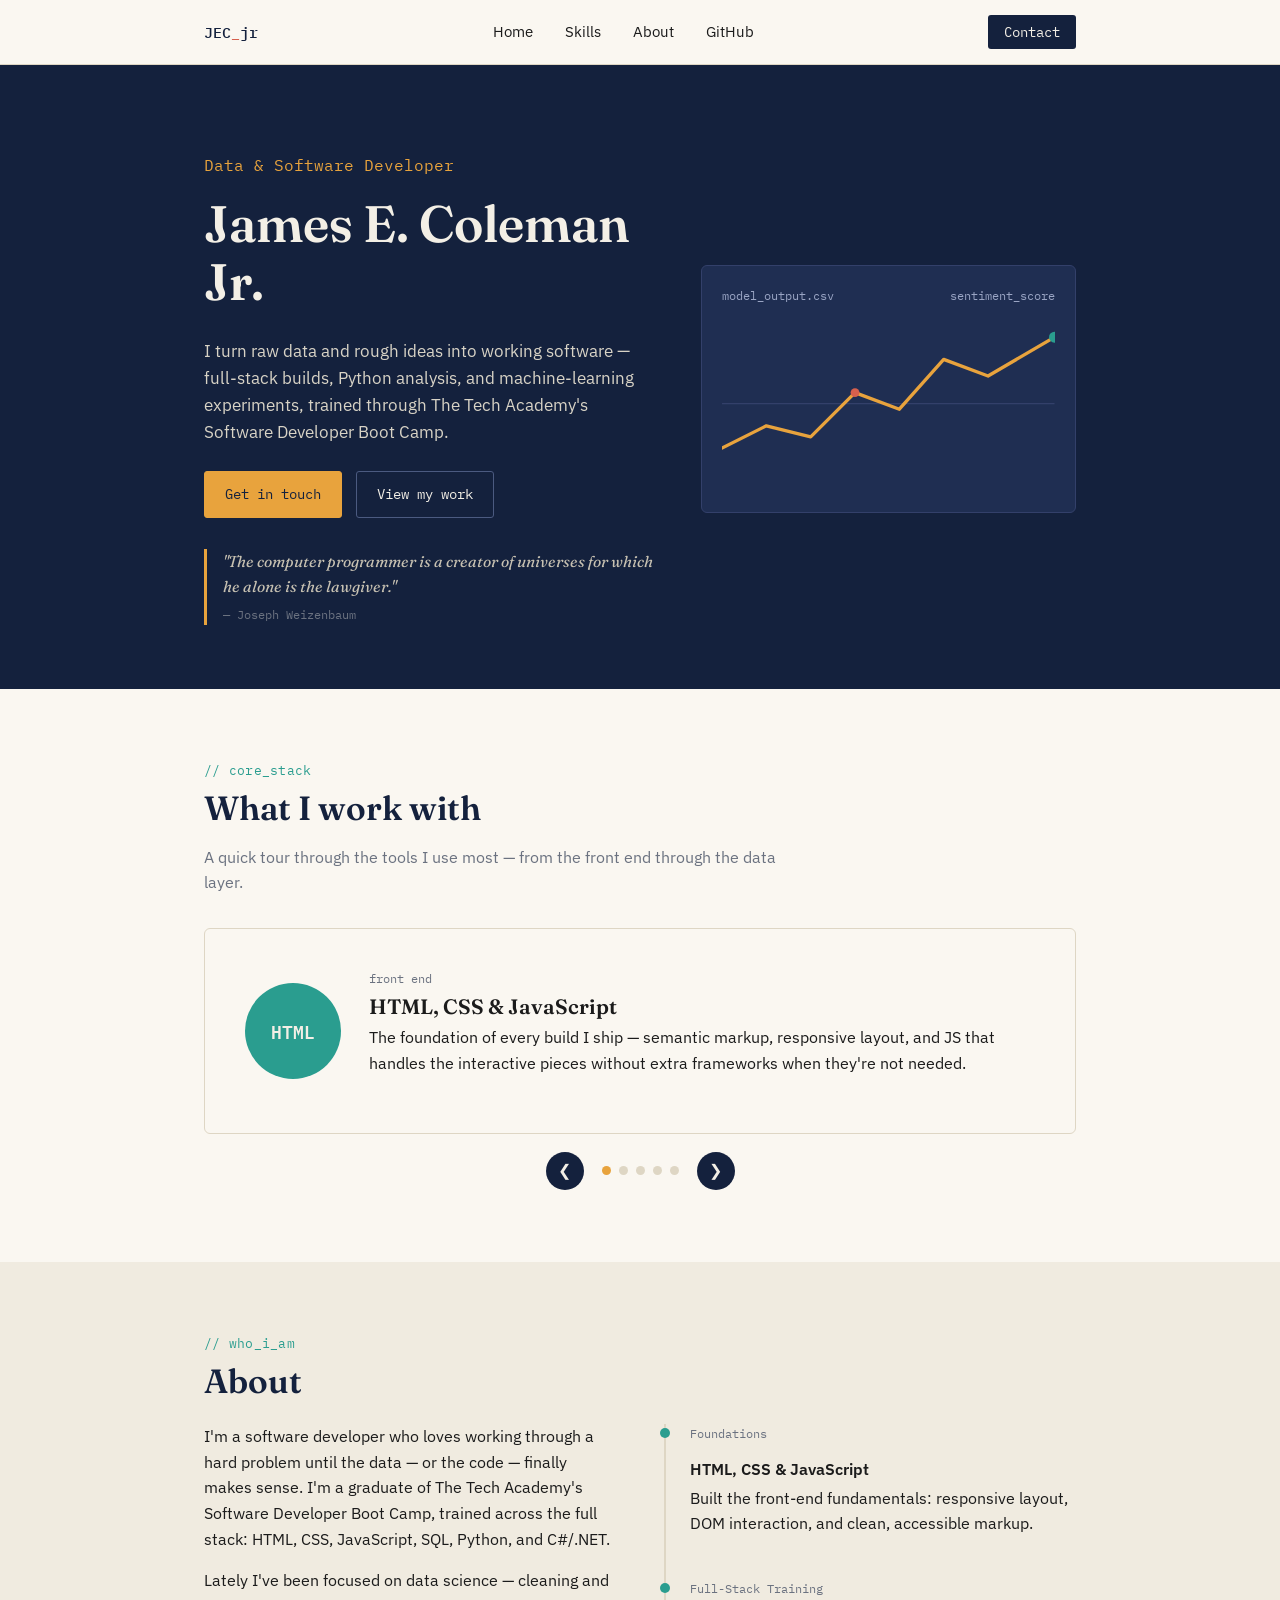
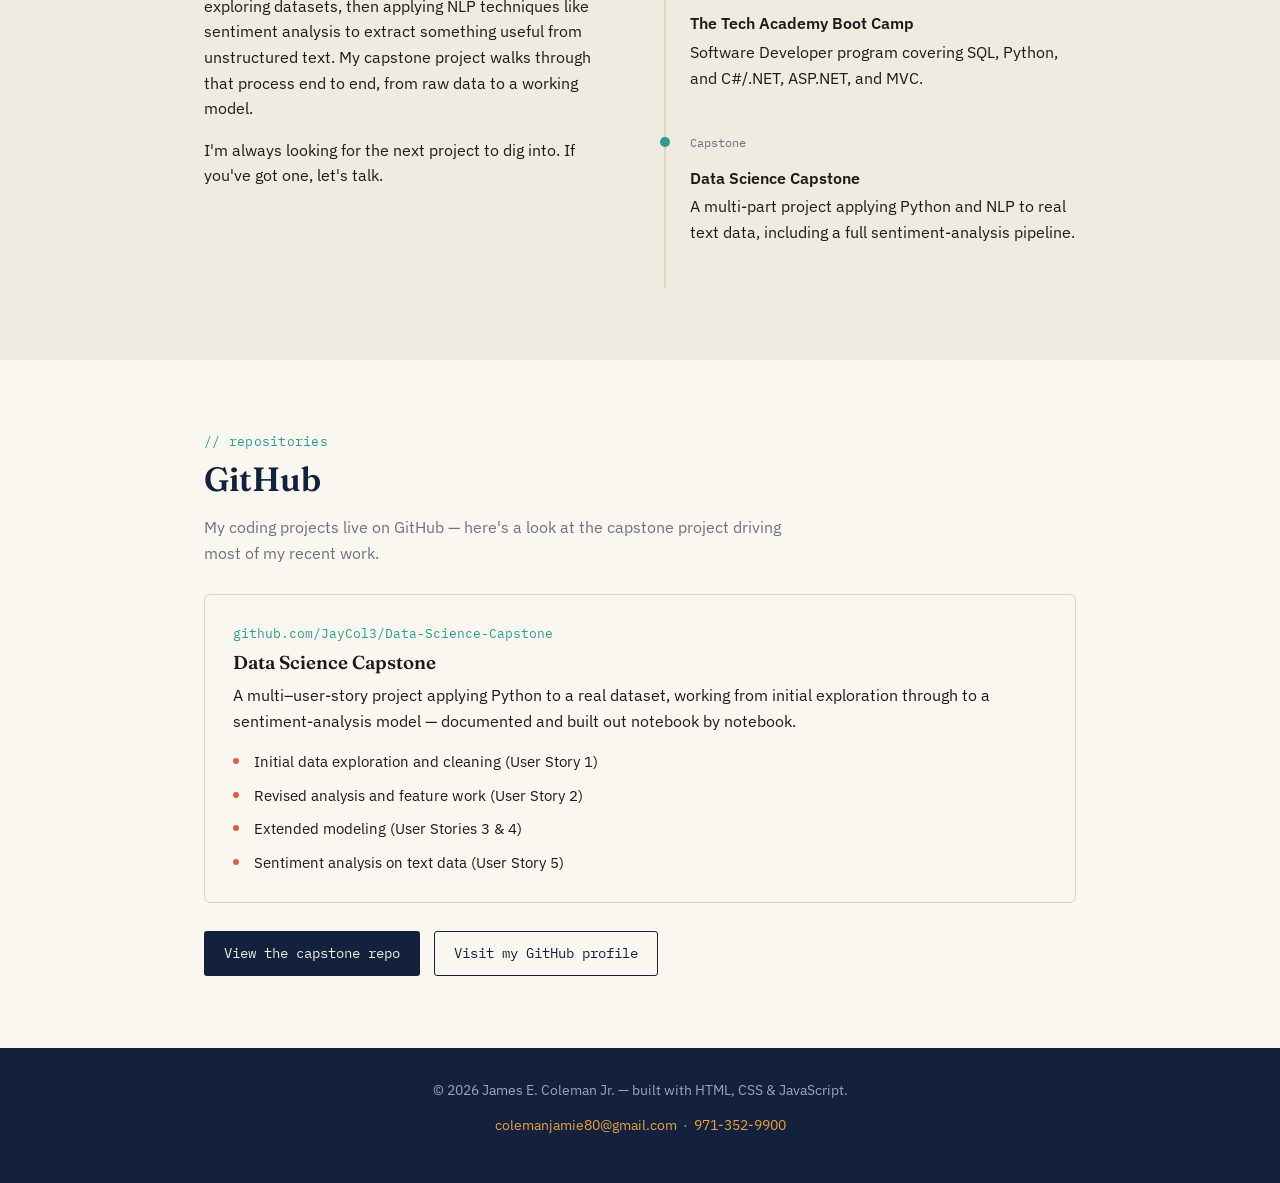
<file: index.html>
<!DOCTYPE html>
<html lang="en">
<head>
<meta charset="UTF-8">
<meta name="viewport" content="width=device-width, initial-scale=1.0">
<title>James E. Coleman Jr. — Portfolio</title>
<link rel="preconnect" href="https://fonts.googleapis.com">
<link href="https://fonts.googleapis.com/css2?family=Fraunces:ital,wght@0,500;0,600;1,500&family=IBM+Plex+Mono:wght@400;500&family=IBM+Plex+Sans:wght@400;500;600&display=swap" rel="stylesheet">
<link rel="stylesheet" href="portfolio.css">
</head>
<body>

<nav class="site-nav" id="siteNav">
  <div class="wrap">
    <a class="brand" href="#home">JEC<span>_</span>jr</a>
    <ul class="nav-links">
      <li><a href="#home">Home</a></li>
      <li><a href="#skills">Skills</a></li>
      <li><a href="#about">About</a></li>
      <li><a href="#github">GitHub</a></li>
    </ul>
    <button class="nav-contact-btn" id="openContactBtn" type="button">Contact</button>
    <button class="nav-toggle" id="navToggle" type="button" aria-label="Toggle menu" aria-expanded="false"><span></span></button>
  </div>
</nav>

<header class="hero" id="home">
  <div class="wrap">
    <div>
      <p class="role">Data &amp; Software Developer</p>
      <h1>James E. Coleman Jr.</h1>
      <p class="lede">I turn raw data and rough ideas into working software — full-stack builds, Python analysis, and machine-learning experiments, trained through The Tech Academy's Software Developer Boot Camp.</p>
      <div class="hero-actions">
        <button class="btn btn-primary" id="heroContactBtn" type="button">Get in touch</button>
        <a class="btn btn-outline" href="#github">View my work</a>
      </div>
      <blockquote class="hero-quote">
        "The computer programmer is a creator of universes for which he alone is the lawgiver."
        <cite>— Joseph Weizenbaum</cite>
      </blockquote>
    </div>

    <div class="hero-chart" aria-hidden="true">
      <div class="chart-label"><span>model_output.csv</span><span>sentiment_score</span></div>
      <svg viewBox="0 0 300 160" width="100%">
        <line x1="0" y1="80" x2="300" y2="80" stroke="#33406A" stroke-width="1"/>
        <polyline points="0,120 40,100 80,110 120,70 160,85 200,40 240,55 300,20"
          fill="none" stroke="#E8A33D" stroke-width="3" stroke-linecap="round" stroke-linejoin="round"/>
        <circle cx="300" cy="20" r="5" fill="#2A9D8F"/>
        <circle cx="120" cy="70" r="4" fill="#D6604D"/>
      </svg>
    </div>
  </div>
</header>

<section id="skills">
  <div class="wrap">
    <p class="eyebrow">// core_stack</p>
    <h2>What I work with</h2>
    <p style="max-width:60ch;color:var(--text-mute)">A quick tour through the tools I use most — from the front end through the data layer.</p>

    <div class="slideshow">
      <div class="slide-track" id="slideTrack">

        <article class="slide is-active">
          <div class="slide-icon" style="background:#2A9D8F">HTML</div>
          <div>
            <p class="tag">front end</p>
            <h3>HTML, CSS &amp; JavaScript</h3>
            <p>The foundation of every build I ship — semantic markup, responsive layout, and JS that handles the interactive pieces without extra frameworks when they're not needed.</p>
          </div>
        </article>

        <article class="slide">
          <div class="slide-icon" style="background:#E8A33D">PY</div>
          <div>
            <p class="tag">language</p>
            <h3>Python</h3>
            <p>My primary language for data work — scripting, cleaning datasets, and building the analysis pipelines behind my capstone project.</p>
          </div>
        </article>

        <article class="slide">
          <div class="slide-icon" style="background:#D6604D">DS</div>
          <div>
            <p class="tag">data science</p>
            <h3>Data Analysis &amp; NLP</h3>
            <p>Pandas and Jupyter for exploration, plus natural-language processing for sentiment analysis — pulling a signal out of messy, real-world text data.</p>
          </div>
        </article>

        <article class="slide">
          <div class="slide-icon" style="background:#14213D">DB</div>
          <div>
            <p class="tag">back end</p>
            <h3>SQL &amp; Databases</h3>
            <p>Comfortable designing schemas and writing queries to move data reliably between an application and its storage layer.</p>
          </div>
        </article>

        <article class="slide">
          <div class="slide-icon" style="background:#6B7280">C#</div>
          <div>
            <p class="tag">full stack</p>
            <h3>C#, .NET &amp; MVC</h3>
            <p>Trained in the ASP.NET MVC stack for building structured, full-stack web applications end to end.</p>
          </div>
        </article>

      </div>

      <div class="slide-controls">
        <button class="slide-arrow" id="prevSlide" type="button" aria-label="Previous skill">❮</button>
        <div class="slide-dots" id="slideDots"></div>
        <button class="slide-arrow" id="nextSlide" type="button" aria-label="Next skill">❯</button>
      </div>
    </div>
  </div>
</section>

<section id="about" class="section-alt">
  <div class="wrap">
    <p class="eyebrow">// who_i_am</p>
    <h2>About</h2>

    <div class="about-grid">
      <div>
        <p>I'm a software developer who loves working through a hard problem until the data — or the code — finally makes sense. I'm a graduate of <a href="https://www.learncodinganywhere.com" target="_blank" rel="noopener">The Tech Academy</a>'s Software Developer Boot Camp, trained across the full stack: HTML, CSS, JavaScript, SQL, Python, and C#/.NET.</p>
        <p>Lately I've been focused on data science — cleaning and exploring datasets, then applying NLP techniques like sentiment analysis to extract something useful from unstructured text. My capstone project walks through that process end to end, from raw data to a working model.</p>
        <p>I'm always looking for the next project to dig into. If you've got one, let's talk.</p>
      </div>

      <ul class="timeline">
        <li>
          <p class="t-year">Foundations</p>
          <h4>HTML, CSS &amp; JavaScript</h4>
          <p>Built the front-end fundamentals: responsive layout, DOM interaction, and clean, accessible markup.</p>
        </li>
        <li>
          <p class="t-year">Full-Stack Training</p>
          <h4>The Tech Academy Boot Camp</h4>
          <p>Software Developer program covering SQL, Python, and C#/.NET, ASP.NET, and MVC.</p>
        </li>
        <li>
          <p class="t-year">Capstone</p>
          <h4>Data Science Capstone</h4>
          <p>A multi-part project applying Python and NLP to real text data, including a full sentiment-analysis pipeline.</p>
        </li>
      </ul>
    </div>
  </div>
</section>

<section id="github">
  <div class="wrap">
    <p class="eyebrow">// repositories</p>
    <h2>GitHub</h2>
    <p style="max-width:60ch;color:var(--text-mute)">My coding projects live on GitHub — here's a look at the capstone project driving most of my recent work.</p>

    <div class="project-card">
      <p class="repo-line">github.com/JayCol3/Data-Science-Capstone</p>
      <h3>Data Science Capstone</h3>
      <p>A multi–user-story project applying Python to a real dataset, working from initial exploration through to a sentiment-analysis model — documented and built out notebook by notebook.</p>
      <ul class="story-list">
        <li>Initial data exploration and cleaning (User Story 1)</li>
        <li>Revised analysis and feature work (User Story 2)</li>
        <li>Extended modeling (User Stories 3 &amp; 4)</li>
        <li>Sentiment analysis on text data (User Story 5)</li>
      </ul>
    </div>

    <div class="github-cta">
      <a class="btn-dark" href="https://github.com/JayCol3/Data-Science-Capstone" target="_blank" rel="noopener">View the capstone repo</a>
      <a class="btn-ghost" href="https://github.com/JayCol3" target="_blank" rel="noopener">Visit my GitHub profile</a>
    </div>
  </div>
</section>

<footer>
  <div class="wrap">
    <p>© <span id="year"></span> James E. Coleman Jr. — built with HTML, CSS &amp; JavaScript.</p>
    <p><a href="mailto:colemanjamie80@gmail.com">colemanjamie80@gmail.com</a> &nbsp;·&nbsp; <a href="tel:19713529900">971-352-9900</a></p>
  </div>
</footer>

<div class="modal-backdrop" id="contactModal">
  <div class="modal" role="dialog" aria-modal="true" aria-labelledby="modalTitle">
    <button class="modal-close" id="closeContactBtn" type="button" aria-label="Close">×</button>
    <h2 id="modalTitle">Contact</h2>
    <p class="lede">Have a project or opportunity in mind? Send a message, or reach me directly:</p>
    <p class="direct-contact">
      <a href="tel:19713529900">971-352-9900</a> &nbsp;·&nbsp;
      <a href="mailto:colemanjamie80@gmail.com">colemanjamie80@gmail.com</a>
    </p>

    <form id="contactForm" novalidate>
      <div class="field">
        <label for="name">Name</label>
        <input type="text" id="name" name="name" required>
      </div>
      <div class="field">
        <label for="email">Email</label>
        <input type="email" id="email" name="email" required>
      </div>
      <div class="field">
        <label for="message">Message</label>
        <textarea id="message" name="message" required></textarea>
      </div>
      <p class="form-status" id="formStatus"></p>
      <button class="btn btn-primary" type="submit">Send message</button>
    </form>
  </div>
</div>

<script src="portfolio.js"></script>
</body>
</html>
</file>
<file: portfolio.css>
/* ============================================================
   James E. Coleman Jr. — Portfolio
   Design: ink navy + warm paper, amber accent, teal/rose for
   sentiment coding (a nod to the sentiment-analysis capstone).
   Fonts: Fraunces (display) + IBM Plex Sans (body) + IBM Plex Mono (data labels)
   ============================================================ */

:root {
  --ink:        #14213D;
  --ink-soft:   #1F2E52;
  --paper:      #FAF7F1;
  --paper-dim:  #F0EBE0;
  --amber:      #E8A33D;
  --teal:       #2A9D8F;
  --rose:       #D6604D;
  --text-dark:  #1B1B1B;
  --text-light: #F3EFE6;
  --text-mute:  #6B7280;
  --border:     #DED6C4;

  --font-display: "Fraunces", Georgia, serif;
  --font-body: "IBM Plex Sans", -apple-system, Segoe UI, sans-serif;
  --font-mono: "IBM Plex Mono", "Courier New", monospace;

  --max-w: 920px;
}

* { box-sizing: border-box; }

html {
  scroll-behavior: smooth;
}

@media (prefers-reduced-motion: reduce) {
  html { scroll-behavior: auto; }
  * { animation-duration: 0.01ms !important; transition-duration: 0.01ms !important; }
}

body {
  margin: 0;
  font-family: var(--font-body);
  color: var(--text-dark);
  background: var(--paper);
  line-height: 1.6;
}

img, svg { max-width: 100%; display: block; }

a {
  color: inherit;
  text-decoration: none;
}

.wrap {
  max-width: var(--max-w);
  margin: 0 auto;
  padding: 0 24px;
}

h1, h2, h3 {
  font-family: var(--font-display);
  font-weight: 600;
  line-height: 1.15;
  margin: 0 0 0.5em;
}

p { margin: 0 0 1em; }

.eyebrow {
  font-family: var(--font-mono);
  font-size: 0.8rem;
  color: var(--teal);
  letter-spacing: 0.02em;
  margin-bottom: 0.6em;
}

:focus-visible {
  outline: 3px solid var(--amber);
  outline-offset: 3px;
}

/* ---------- Nav ---------- */

.site-nav {
  position: sticky;
  top: 0;
  z-index: 50;
  background: rgba(250, 247, 241, 0.92);
  backdrop-filter: blur(6px);
  border-bottom: 1px solid var(--border);
}

.site-nav .wrap {
  display: flex;
  align-items: center;
  justify-content: space-between;
  height: 64px;
}

.brand {
  font-family: var(--font-mono);
  font-weight: 500;
  font-size: 0.95rem;
  color: var(--ink);
}

.brand span { color: var(--rose); }

.nav-links {
  list-style: none;
  display: flex;
  gap: 28px;
  margin: 0;
  padding: 0;
}

.nav-links a {
  font-size: 0.92rem;
  color: var(--text-dark);
  padding: 6px 2px;
  border-bottom: 2px solid transparent;
  transition: border-color 0.15s ease, color 0.15s ease;
}

.nav-links a:hover,
.nav-links a:focus-visible {
  color: var(--ink);
  border-bottom-color: var(--amber);
}

.nav-contact-btn {
  font-family: var(--font-mono);
  font-size: 0.85rem;
  background: var(--ink);
  color: var(--text-light);
  padding: 8px 16px;
  border-radius: 3px;
  border: none;
  cursor: pointer;
}

.nav-contact-btn:hover { background: var(--ink-soft); }

.nav-toggle {
  display: none;
  background: none;
  border: 1px solid var(--border);
  border-radius: 4px;
  width: 40px;
  height: 40px;
  cursor: pointer;
}

.nav-toggle span,
.nav-toggle::before,
.nav-toggle::after {
  content: "";
  display: block;
  width: 18px;
  height: 2px;
  background: var(--ink);
  margin: 4px auto;
}

/* ---------- Hero ---------- */

.hero {
  background: var(--ink);
  color: var(--text-light);
  padding: 88px 0 64px;
  overflow: hidden;
}

.hero .wrap {
  display: grid;
  grid-template-columns: 1.2fr 1fr;
  gap: 48px;
  align-items: center;
}

.hero h1 {
  font-size: clamp(2.2rem, 4vw, 3.2rem);
  color: var(--text-light);
}

.profile-photo {
  width: 96px;
  height: 96px;
  object-fit: cover;
  border-radius: 8px;
  border: 2px solid var(--amber);
  margin-bottom: 1.2em;
}

.hero .role {
  font-family: var(--font-mono);
  font-size: 1rem;
  color: var(--amber);
  margin-bottom: 1em;
}

.hero .lede {
  font-size: 1.05rem;
  color: #D8D3C6;
  max-width: 46ch;
}

.hero-actions {
  display: flex;
  gap: 14px;
  margin-top: 1.6em;
  flex-wrap: wrap;
}

.btn {
  font-family: var(--font-mono);
  font-size: 0.88rem;
  padding: 11px 20px;
  border-radius: 3px;
  border: 1px solid transparent;
  cursor: pointer;
  display: inline-block;
}

.btn-primary {
  background: var(--amber);
  color: var(--ink);
  border-color: var(--amber);
}
.btn-primary:hover { background: #d4922f; }

.btn-outline {
  background: transparent;
  color: var(--text-light);
  border-color: #4B5A80;
}
.btn-outline:hover { border-color: var(--amber); color: var(--amber); }

/* Decorative data-chart SVG in hero */
.hero-chart {
  background: var(--ink-soft);
  border: 1px solid #33406A;
  border-radius: 6px;
  padding: 20px;
}

.hero-chart .chart-label {
  font-family: var(--font-mono);
  font-size: 0.75rem;
  color: #9AA5C4;
  display: flex;
  justify-content: space-between;
  margin-bottom: 10px;
}

.hero-quote {
  font-family: var(--font-display);
  font-style: italic;
  font-size: 0.98rem;
  color: #C7C1B2;
  border-left: 3px solid var(--amber);
  padding-left: 16px;
  margin: 2em 0 0;
  max-width: 60ch;
}
.hero-quote cite {
  display: block;
  font-family: var(--font-mono);
  font-style: normal;
  font-size: 0.78rem;
  color: var(--text-mute);
  margin-top: 6px;
}

/* ---------- Section shell ---------- */

section { padding: 72px 0; }
section h2 {
  font-size: clamp(1.6rem, 3vw, 2.1rem);
  color: var(--ink);
}
.section-alt { background: var(--paper-dim); }

/* ---------- Skills slideshow ---------- */

.slideshow {
  position: relative;
  margin-top: 32px;
}

.slide-track {
  overflow: hidden;
  border-radius: 6px;
  border: 1px solid var(--border);
  background: var(--paper);
}

.slide {
  display: none;
  padding: 40px;
  align-items: center;
  gap: 28px;
}

.slide.is-active {
  display: grid;
  grid-template-columns: 96px 1fr;
}

.slide-icon {
  width: 96px;
  height: 96px;
  border-radius: 50%;
  display: flex;
  align-items: center;
  justify-content: center;
  font-family: var(--font-mono);
  font-weight: 600;
  font-size: 1.1rem;
  color: var(--text-light);
}

.slide h3 {
  font-size: 1.3rem;
  margin-bottom: 0.3em;
}

.slide .tag {
  font-family: var(--font-mono);
  font-size: 0.75rem;
  color: var(--text-mute);
  margin-bottom: 0.6em;
}

.slide-controls {
  display: flex;
  align-items: center;
  justify-content: center;
  gap: 18px;
  margin-top: 18px;
}

.slide-arrow {
  background: var(--ink);
  color: var(--text-light);
  border: none;
  width: 38px;
  height: 38px;
  border-radius: 50%;
  cursor: pointer;
  font-size: 1rem;
  line-height: 1;
}
.slide-arrow:hover { background: var(--ink-soft); }

.slide-dots {
  display: flex;
  gap: 8px;
}

.slide-dot {
  width: 9px;
  height: 9px;
  border-radius: 50%;
  background: var(--border);
  border: none;
  cursor: pointer;
  padding: 0;
}
.slide-dot.is-active { background: var(--amber); }

/* ---------- About ---------- */

.about-grid {
  display: grid;
  grid-template-columns: 1fr 1fr;
  gap: 48px;
  align-items: start;
  margin-top: 24px;
}

.timeline {
  list-style: none;
  margin: 0;
  padding: 0;
  border-left: 2px solid var(--border);
}

.timeline li {
  position: relative;
  padding: 0 0 26px 24px;
}

.timeline li::before {
  content: "";
  position: absolute;
  left: -6px;
  top: 4px;
  width: 10px;
  height: 10px;
  border-radius: 50%;
  background: var(--teal);
}

.timeline .t-year {
  font-family: var(--font-mono);
  font-size: 0.78rem;
  color: var(--text-mute);
}

.timeline h4 {
  margin: 0.15em 0 0.2em;
  font-family: var(--font-body);
  font-weight: 600;
  font-size: 1rem;
}

/* ---------- GitHub / projects ---------- */

.project-card {
  border: 1px solid var(--border);
  background: var(--paper);
  border-radius: 6px;
  padding: 28px;
  margin-top: 28px;
}

.project-card .repo-line {
  font-family: var(--font-mono);
  font-size: 0.82rem;
  color: var(--teal);
  margin-bottom: 0.6em;
  word-break: break-all;
}

.story-list {
  list-style: none;
  margin: 1em 0 0;
  padding: 0;
  display: grid;
  gap: 10px;
}

.story-list li {
  font-size: 0.92rem;
  padding-left: 1.4em;
  position: relative;
}

.story-list li::before {
  content: "";
  position: absolute;
  left: 0;
  top: 0.55em;
  width: 6px;
  height: 6px;
  background: var(--rose);
  border-radius: 50%;
}

.github-cta {
  margin-top: 28px;
  display: flex;
  gap: 14px;
  flex-wrap: wrap;
}

.btn-dark {
  background: var(--ink);
  color: var(--text-light);
  font-family: var(--font-mono);
  font-size: 0.88rem;
  padding: 11px 20px;
  border-radius: 3px;
}
.btn-dark:hover { background: var(--ink-soft); }

.btn-ghost {
  border: 1px solid var(--ink);
  color: var(--ink);
  font-family: var(--font-mono);
  font-size: 0.88rem;
  padding: 10px 19px;
  border-radius: 3px;
}
.btn-ghost:hover { background: var(--ink); color: var(--text-light); }

/* ---------- Contact modal ---------- */

.modal-backdrop {
  position: fixed;
  inset: 0;
  background: rgba(20, 33, 61, 0.55);
  display: none;
  align-items: center;
  justify-content: center;
  z-index: 100;
  padding: 24px;
}

.modal-backdrop.is-open { display: flex; }

.modal {
  background: var(--paper);
  border-radius: 6px;
  max-width: 460px;
  width: 100%;
  padding: 32px;
  position: relative;
}

.modal h2 { margin-bottom: 0.2em; }
.modal .lede { color: var(--text-mute); font-size: 0.92rem; margin-bottom: 0.6em; }

.direct-contact {
  font-family: var(--font-mono);
  font-size: 0.88rem;
  color: var(--ink);
  margin-bottom: 1.6em;
}
.direct-contact a:hover { color: var(--amber); }

.modal-close {
  position: absolute;
  top: 16px;
  right: 16px;
  background: none;
  border: none;
  font-size: 1.3rem;
  cursor: pointer;
  color: var(--text-mute);
  line-height: 1;
}
.modal-close:hover { color: var(--ink); }

.field {
  margin-bottom: 16px;
}

.field label {
  display: block;
  font-family: var(--font-mono);
  font-size: 0.78rem;
  color: var(--text-mute);
  margin-bottom: 6px;
}

.field input,
.field textarea {
  width: 100%;
  padding: 10px 12px;
  border: 1px solid var(--border);
  border-radius: 4px;
  font-family: var(--font-body);
  font-size: 0.95rem;
  background: #fff;
}

.field input:focus,
.field textarea:focus {
  border-color: var(--amber);
  outline: none;
}

.field textarea { resize: vertical; min-height: 90px; }

.form-status {
  font-family: var(--font-mono);
  font-size: 0.82rem;
  min-height: 1.2em;
  margin-bottom: 12px;
}
.form-status.ok { color: var(--teal); }
.form-status.err { color: var(--rose); }

/* ---------- Footer ---------- */

footer {
  background: var(--ink);
  color: #9AA5C4;
  padding: 32px 0;
  font-size: 0.85rem;
  text-align: center;
}
footer a { color: var(--amber); }

/* ---------- Responsive ---------- */

@media (max-width: 760px) {
  .nav-links, .nav-contact-btn { display: none; }
  .nav-toggle { display: block; }
  .site-nav.is-open .nav-links {
    display: flex;
    flex-direction: column;
    position: absolute;
    top: 64px;
    left: 0;
    right: 0;
    background: var(--paper);
    border-bottom: 1px solid var(--border);
    padding: 16px 24px;
    gap: 14px;
  }
  .site-nav.is-open .nav-contact-btn {
    display: block;
    margin: 0 24px 16px;
  }
  .hero .wrap { grid-template-columns: 1fr; }
  .about-grid { grid-template-columns: 1fr; }
  .slide.is-active { grid-template-columns: 1fr; text-align: center; }
  .slide-icon { margin: 0 auto; }
}
</file>
